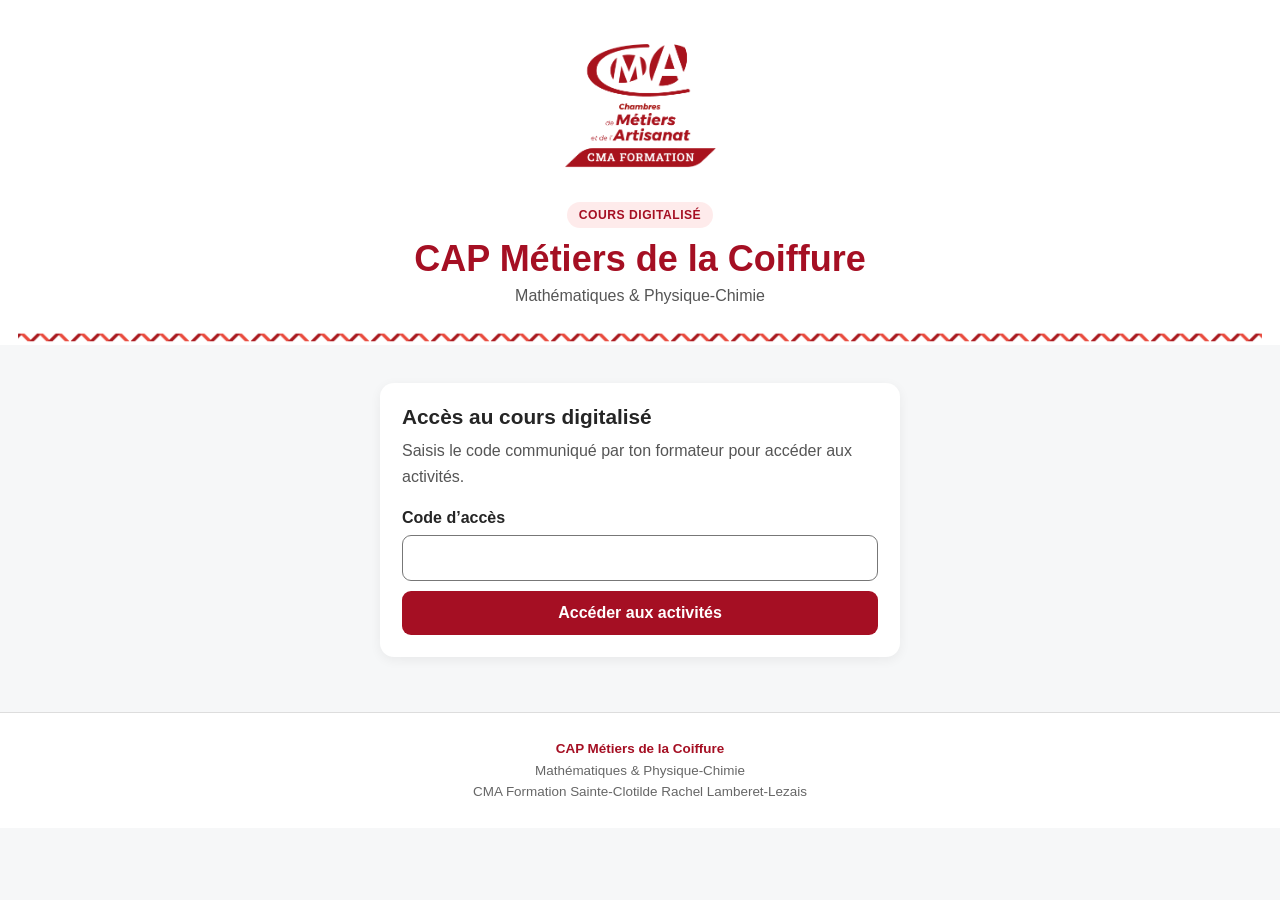
<file: index.html>
<!DOCTYPE html>
<html lang="fr">
<head>
  <meta charset="UTF-8">
  <meta name="viewport" content="width=device-width, initial-scale=1.0">

  <title>CAP Métiers de la Coiffure | Maths-Sciences</title>

  <style>
    /* =========================================
       CHARTE GRAPHIQUE
       Bordeaux : #A50F23
       Corail   : #EE3C3D
       ========================================= */

    :root {
      --bordeaux: #A50F23;
      --corail: #EE3C3D;
      --fond: #f6f7f8;
      --texte: #252525;
      --texte-secondaire: #555555;
      --blanc: #ffffff;
    }

    * {
      box-sizing: border-box;
    }

    body {
      margin: 0;
      font-family: Arial, Helvetica, sans-serif;
      background: var(--fond);
      color: var(--texte);
    }

    /* =========================================
       EN-TÊTE
       ========================================= */

    header {
      background: var(--blanc);
      text-align: center;
      padding: 22px 18px 0;
    }

    .logo {
      width: 150px;
      max-width: 42vw;
      height: auto;
      display: block;
      margin: 0 auto 16px;
    }

    .badge {
      display: inline-block;
      background: rgba(238, 60, 61, 0.10);
      color: var(--bordeaux);
      font-size: 0.76rem;
      font-weight: 700;
      letter-spacing: 0.04em;
      padding: 6px 12px;
      border-radius: 20px;
      margin-bottom: 10px;
    }

    header h1 {
      margin: 0;
      color: var(--bordeaux);
      font-size: 1.85rem;
      line-height: 1.15;
    }

    header .subtitle {
      margin: 8px 0 15px;
      color: var(--texte-secondaire);
      font-size: 1rem;
    }

    .ruban-frise {
  width: 100%;
  height: 18px;
  margin-top: 22px;
  background-image: url("./assets/ruban_vague.png");
  background-repeat: repeat-x;
  background-position: center;
  background-size: 60px auto;
}

    /* =========================================
       CONTENU PRINCIPAL
       ========================================= */

    main {
      max-width: 1050px;
      margin: 0 auto;
      padding: 28px 18px 55px;
    }

    /* INTRODUCTION */

    .welcome {
      background: var(--blanc);
      border-radius: 14px;
      padding: 22px;
      margin-bottom: 38px;
      box-shadow: 0 3px 12px rgba(0, 0, 0, 0.06);
    }

    .welcome h2 {
      margin: 0 0 9px;
      color: var(--texte);
      font-size: 1.3rem;
    }

    .welcome p {
      margin: 0;
      color: var(--texte-secondaire);
      line-height: 1.6;
    }

    /* =========================================
       DISCIPLINES
       ========================================= */

    .discipline {
      margin-top: 38px;
    }

    .discipline-title {
      display: flex;
      align-items: center;
      gap: 12px;
      margin-bottom: 18px;
    }

    .discipline-title img {
      width: 32px;
      height: 32px;
      object-fit: contain;
      flex-shrink: 0;
    }

    .discipline-title h2 {
      margin: 0;
      color: var(--bordeaux);
      font-size: 1.4rem;
    }

    /* =========================================
       CARTES DES APPLICATIONS
       ========================================= */

    .apps {
      display: grid;
      grid-template-columns: 1fr;
      gap: 18px;
    }

    .card {
      background: var(--blanc);
      border-radius: 14px;
      padding: 22px;
      border-top: 4px solid var(--corail);
      box-shadow: 0 3px 12px rgba(0, 0, 0, 0.07);

      display: flex;
      flex-direction: column;

      transition:
        transform 0.18s ease,
        box-shadow 0.18s ease;
    }

    .card:hover {
      transform: translateY(-2px);
      box-shadow: 0 6px 18px rgba(0, 0, 0, 0.10);
    }

    .session {
      display: inline-block;
      align-self: flex-start;

      background: rgba(238, 60, 61, 0.10);
      color: var(--bordeaux);

      font-size: 0.76rem;
      font-weight: 700;

      padding: 5px 10px;
      border-radius: 20px;
      margin-bottom: 12px;
    }

    .card h3 {
      margin: 0 0 10px;
      font-size: 1.18rem;
      line-height: 1.35;
    }

    .card p {
      margin: 0 0 20px;
      color: var(--texte-secondaire);
      line-height: 1.55;
      flex-grow: 1;
    }

    /* =========================================
       BOUTONS
       ========================================= */

    .button {
      display: block;
      width: 100%;

      background: var(--bordeaux);
      color: var(--blanc);

      text-decoration: none;
      text-align: center;
      font-weight: 700;

      padding: 13px 16px;
      border-radius: 9px;

      transition:
        background 0.18s ease,
        transform 0.18s ease;
    }

    .button:hover {
      background: var(--corail);
    }

    .button:active {
      transform: scale(0.98);
    }

    /* =========================================
       PIED DE PAGE
       ========================================= */

    footer {
      background: var(--blanc);
      border-top: 1px solid #dddddd;
      text-align: center;
      padding: 25px 15px;
      color: #666666;
      font-size: 0.84rem;
      line-height: 1.6;
    }

    footer strong {
      color: var(--bordeaux);
    }

    /* =========================================
       TABLETTE / ORDINATEUR
       ========================================= */

    @media (min-width: 700px) {

      header {
        padding-top: 26px;
      }

      .logo {
        width: 175px;
      }

      header h1 {
        font-size: 2.25rem;
      }

      .ruban {
        width: 245px;
      }

      main {
        padding-top: 38px;
      }

      .apps {
        grid-template-columns: repeat(2, 1fr);
      }
    }

    /* =========================================
       ACCESSIBILITÉ
       ========================================= */

    .button:focus-visible {
      outline: 3px solid var(--corail);
      outline-offset: 3px;
    }

    [hidden] { display: none !important; }
    .access-panel { max-width: 520px; margin: 0 auto; }
    #access-form { margin-top: 20px; }
    #access-form label { display: block; font-weight: 700; margin-bottom: 8px; }
    #access-code { width: 100%; min-width: 0; padding: 13px; border: 1px solid #777; border-radius: 9px; font: inherit; }
    #access-code:focus-visible { outline: 3px solid var(--corail); outline-offset: 3px; }
    #access-error { color: var(--bordeaux); margin: 10px 0; }
    button.button { border: 0; font: inherit; font-weight: 700; cursor: pointer; }
  </style>
  <script src="./applications.js" defer></script>
  <link rel="stylesheet" href="./assets/acces.css">
  <script src="./assets/acces.js" defer></script>
  <script src="./portail.js" defer></script>
  <link rel="stylesheet" href="./assets/matieres.css">
</head>


<body>

  <!-- =======================================
       EN-TÊTE
       ======================================= -->

  <header>

    <img
      class="logo"
      src="./assets/logo.png"
      alt="CMA Formation - Chambres de Métiers et de l'Artisanat"
    >

    <div class="badge">
      COURS DIGITALISÉ
    </div>

    <h1>
      CAP Métiers de la Coiffure
    </h1>

    <p class="subtitle">
      Mathématiques &amp; Physique-Chimie
    </p>

    <div
  class="ruban-frise"
  aria-hidden="true"
></div>
    
  </header>


  <!-- =======================================
       CONTENU
       ======================================= -->

  <main>

    <section id="acces" class="welcome access-panel" aria-labelledby="access-title">
      <h2 id="access-title">Accès au cours digitalisé</h2>
      <p id="access-help">Saisis le code communiqué par ton formateur pour accéder aux activités.</p>
      <form id="access-form">
        <label for="access-code">Code d’accès</label>
        <input id="access-code" type="password" required autocomplete="off" autocapitalize="none" spellcheck="false" aria-describedby="access-help access-error">
        <p id="access-error" role="alert"></p>
        <button class="button" type="submit">Accéder aux activités</button>
      </form>
    </section>
    <noscript><p>Active JavaScript dans ton navigateur pour saisir le code et afficher les activités.</p></noscript>
    <div id="portail" hidden>
    <section id="matieres" aria-labelledby="welcome-title">
      <div class="welcome">
        <h2 id="welcome-title" tabindex="-1">Bienvenue dans ton espace de cours</h2>
        <p>Choisis une matière pour retrouver les activités et outils numériques utilisés au fil de ta formation.</p>
      </div>
      <div class="cma-subjects">
        <button class="cma-subject" type="button" data-discipline="Mathématiques"><img src="./assets/fleche_rouge.png" alt=""><strong>Mathématiques</strong><span>Calculer, comparer et raisonner dans les situations du salon.</span><span class="cma-subject-action">Accéder aux activités →</span></button>
        <button class="cma-subject" type="button" data-discipline="Physique-Chimie"><img src="./assets/fleche_rouge.png" alt=""><strong>Physique-Chimie</strong><span>Comprendre les produits et les gestes professionnels.</span><span class="cma-subject-action">Accéder aux activités →</span></button>
      </div>
    </section>
    <section id="discipline-panel" hidden aria-label="Activités de la matière choisie">
      <button id="retour-matieres" class="cma-return" type="button">← Retour aux matières</button>
      <div id="catalogue"></div>
    </section>
    </div>

  </main>


  <!-- =======================================
       PIED DE PAGE
       ======================================= -->

  <footer>

    <strong>
      CAP Métiers de la Coiffure
    </strong>

    <br>

    Mathématiques &amp; Physique-Chimie

    <br>

    CMA Formation Sainte-Clotilde Rachel Lamberet-Lezais

  </footer>

</body>
</html>
</file>
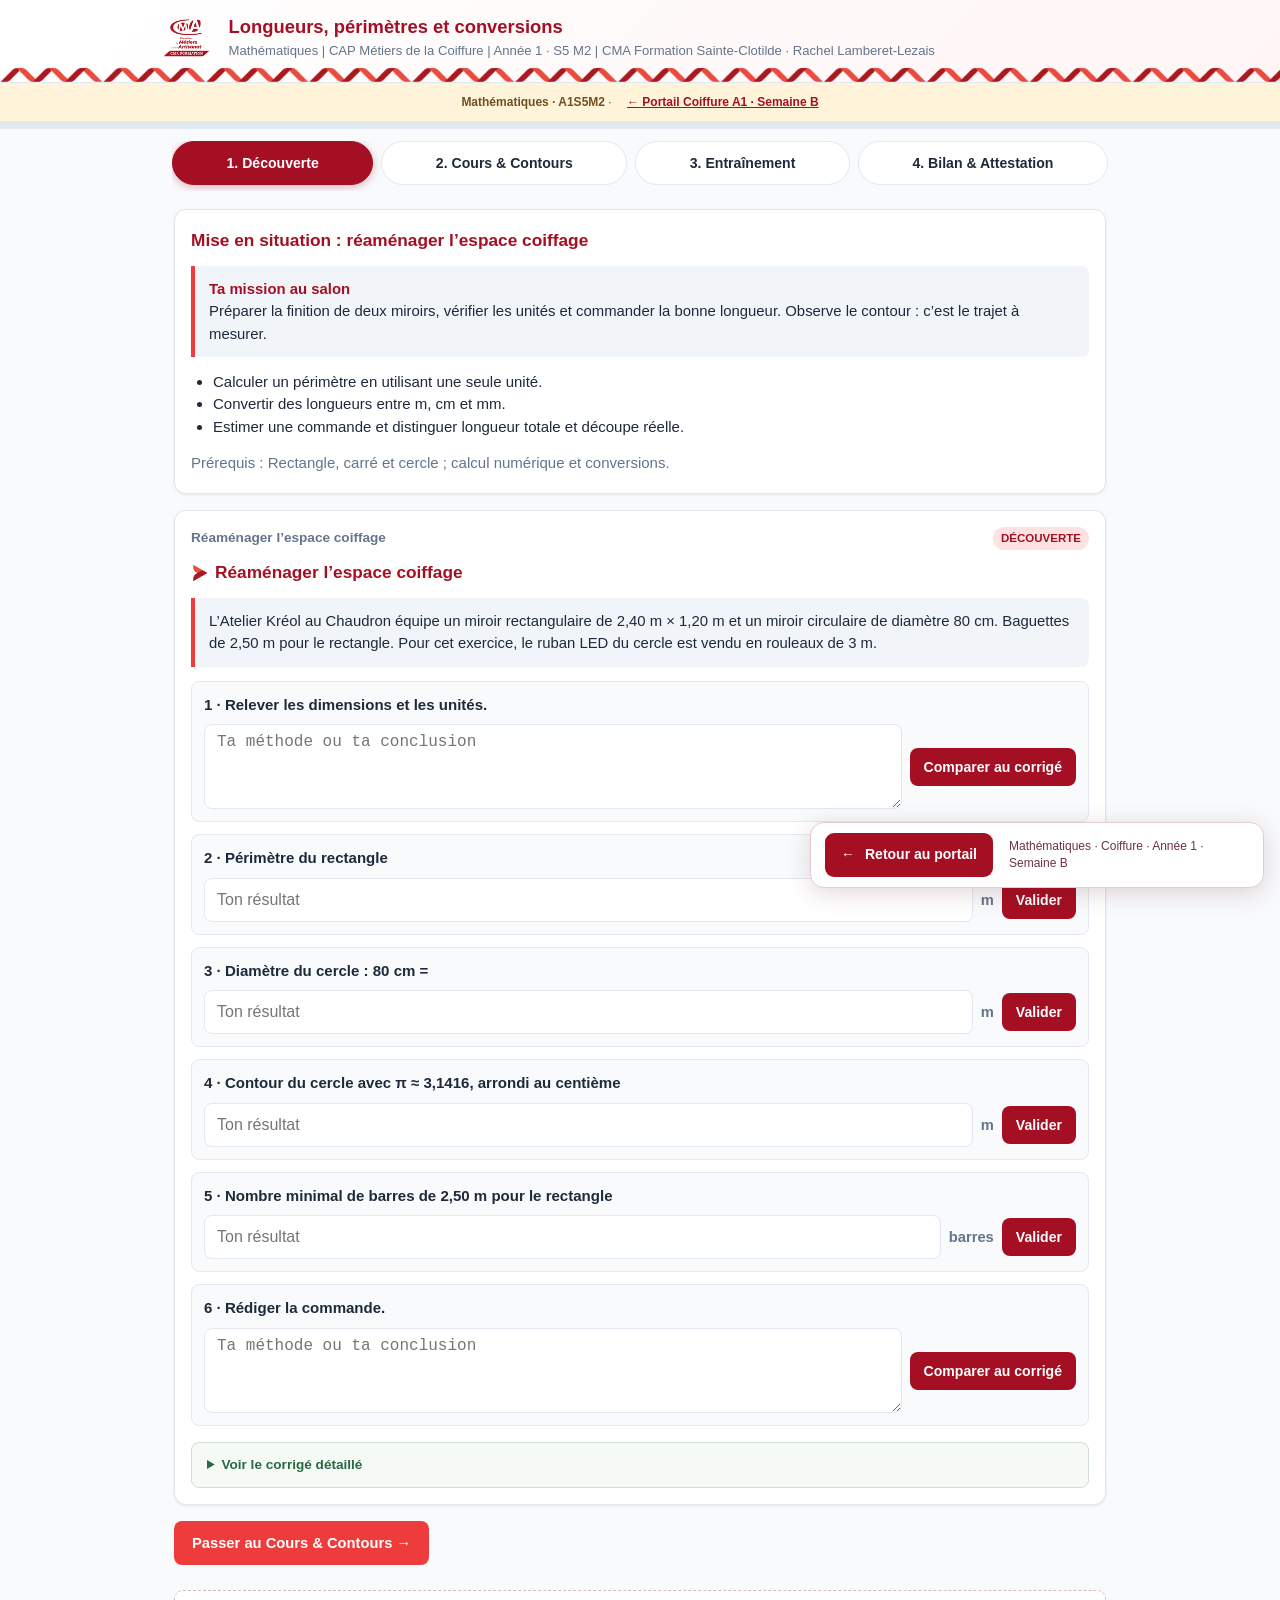
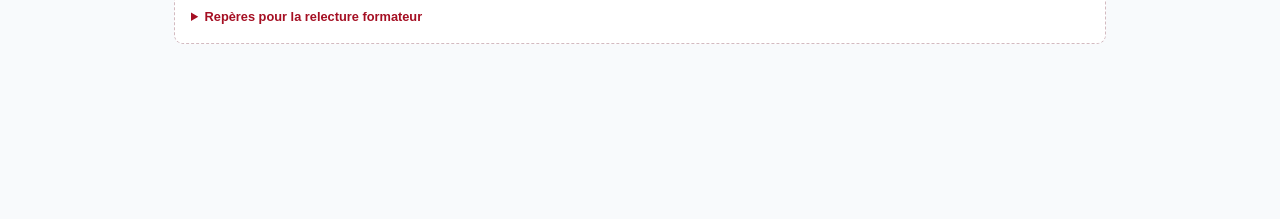
<file: applications/A1S5M2/index.html>
<!doctype html><html lang="fr"><head><meta charset="utf-8"><meta name="viewport" content="width=device-width,initial-scale=1"><meta name="theme-color" content="#A50F23"><title>S5 M2 · Longueurs et périmètres | CAP Coiffure</title><link rel="stylesheet" href="lesson.css?v=4"><link rel="stylesheet" href="../../assets/retour-portail.css?v=1"><script src="../../assets/retour-portail.js?v=1" data-portal="../../index.html" data-section="mathematiques" data-label="Coiffure · Année 1 · Semaine B" defer></script></head><body>
<a class="skip-link" href="#contenu">Aller à l’activité</a><header class="app-header"><div class="header-content"><img src="logo.png" alt="Logo CMA Formation" class="app-logo"><div class="header-titles"><h1>Longueurs, périmètres et conversions</h1><p>Mathématiques | CAP Métiers de la Coiffure | Année 1 · S5 M2 | CMA Formation Sainte-Clotilde · Rachel Lamberet-Lezais</p></div></div><div class="cma-wave-border" aria-hidden="true"></div></header>
<div class="trainer-preview no-print"><strong>Mathématiques · A1S5M2</strong> · <a href="../../index.html#mathematiques">← Portail Coiffure A1 · Semaine B</a></div><div class="progress-track" role="progressbar" aria-label="Progression de l’entraînement" aria-valuemin="0" aria-valuemax="100" aria-valuenow="0" id="global-progress"><div class="progress-bar-fill" id="globalProgressBar"></div></div>
<div class="nav-container"><nav class="nav-tabs" role="tablist" aria-label="Étapes de la séance"><button class="nav-btn active" id="tab-step-1" role="tab" aria-controls="step-1" aria-selected="true" data-step="1">1. Découverte</button><button class="nav-btn" id="tab-step-2" role="tab" aria-controls="step-2" aria-selected="false" tabindex="-1" data-step="2">2. Cours & Contours</button><button class="nav-btn" id="tab-step-3" role="tab" aria-controls="step-3" aria-selected="false" tabindex="-1" data-step="3">3. Entraînement</button><button class="nav-btn" id="tab-step-4" role="tab" aria-controls="step-4" aria-selected="false" tabindex="-1" data-step="4">4. Bilan & Attestation</button></nav></div>
<main class="main-container" id="contenu"><section id="step-1" class="step-section active" role="tabpanel" aria-labelledby="tab-step-1"><div class="card"><h2 class="card-title">Mise en situation : réaménager l’espace coiffage</h2><div class="info-callout"><strong>Ta mission au salon</strong><p>Préparer la finition de deux miroirs, vérifier les unités et commander la bonne longueur. Observe le contour : c’est le trajet à mesurer.</p></div><ul id="objectives" class="objectives-list"></ul><p class="muted">Prérequis : <span id="prerequisites"></span></p></div><div id="discovery-content"></div><button class="btn btn-corail" data-next="2">Passer au Cours & Contours →</button></section>
<section id="step-2" class="step-section" role="tabpanel" aria-labelledby="tab-step-2" hidden><div class="card"><h2 class="card-title">Synthèse de cours : mesurer un contour</h2><div id="course-content"></div></div><div class="card simulator-card"><h2 class="card-title"><img class="icon-bullet" src="fleche_rouge.png" alt="">Atelier interactif : le tour du miroir</h2><p>Fais évoluer le miroir, puis suis son contour. Chaque portion se compte une seule fois. Les lignes intérieures sont des aides de construction.</p><div class="sim-stage-flow" aria-label="Étapes du simulateur"><button class="sim-stage active-step" data-sim-stage="1">1. Observer & modifier</button><button class="sim-stage" data-sim-stage="2">2. Parcourir le contour</button><button class="sim-stage" id="reveal-stage" data-sim-stage="3" disabled>3. Additionner & convertir</button></div>
<div class="mirror-workshop"><div class="mirror-tools"><label for="mirror-shape">Forme du miroir</label><select class="cma-input" id="mirror-shape"><option value="rectangle">Rectangle</option><option value="carre">Carré</option><option value="cercle">Cercle</option><option value="triangle">Triangle</option><option value="arche">Rectangle + demi-cercle</option><option value="stade">Rectangle + deux demi-cercles</option></select><label for="mirror-unit">Unité des dimensions</label><select class="cma-input" id="mirror-unit"><option value="m">m</option><option value="cm">cm</option><option value="mm">mm</option></select><div id="mirror-dimensions"></div><button class="btn btn-sm btn-corail" id="mirror-reset">Revenir au miroir du salon</button><p class="muted small">Le dessin conserve les proportions et ajuste le zoom pour rester lisible. Dimensions de 0,05 à 10 m. π ≈ 3,1416.</p></div><div class="mirror-visual"><div class="mirror-surface" id="mirror-drawing"></div><div class="mirror-legend"><span>— Contour à parcourir</span><span class="visited-legend">— Portion comptée</span><span class="interior-legend">┄ Ligne intérieure</span></div><button type="button" class="btn btn-sm interior-test" id="inspect-interior" hidden>Et la ligne intérieure : faut-il la compter ?</button><p id="mirror-instruction" role="status" class="mirror-instruction"></p><div id="walk-live" hidden><strong id="walk-counter" class="walk-counter">0 portion comptée</strong><div class="walk-actions"><button class="btn btn-primary" id="trace-next">Suivre la portion suivante →</button><button class="btn btn-sm" id="trace-reset">Effacer le tracé</button></div><div class="formula-tray" id="contour-sum" role="status"></div></div></div></div>
<div id="contour-walk" hidden><div class="walk-header"><h3>Compte uniquement le tour extérieur</h3></div><p>Appuie sur le dessin ou sur une portion ci-dessous. Tu peux aussi suivre le parcours dans l’ordre.</p><div id="segment-buttons" class="segment-buttons"></div><p class="small muted">Un second appui sur une portion déjà comptée la retire du parcours. Une même longueur n’est jamais ajoutée deux fois.</p><div class="prediction"><label for="perimeter-guess">Avant de comparer : ton périmètre en m, arrondi au centième (facultatif)</label><input class="cma-input" id="perimeter-guess" inputmode="decimal" type="text" placeholder="Ton estimation"><button class="btn btn-corail" id="reveal-result" disabled>Comparer et voir la méthode →</button></div></div>
<div id="mirror-result" hidden><div class="info-callout"><h3>Du trajet à la formule</h3><p id="result-formula" class="result-formula"></p><p id="result-value"></p><p id="guess-feedback" role="status"></p></div><h3>La même longueur, trois écritures</h3><div class="conversion-cards" id="result-conversions"></div><div class="purchase-panel"><h3>Préparer la commande du salon</h3><label for="stock-length">Longueur d’un rouleau ou d’une barre (en m)</label><input type="text" inputmode="decimal" id="stock-length" class="cma-input" value="2,5"><p id="purchase-result" role="status"></p><p class="info-callout small">Estimation du linéaire avant arrondi : raccords autorisés et pertes négligées. Elle ne garantit pas un plan de découpe de pièces rigides. Pour un contour courbe, choisir une finition souple ou cintrable. Vérifier la largeur de coupe et les chutes avant une commande réelle.</p></div></div></div><button class="btn btn-corail" data-next="3">Accéder aux entraînements gamifiés →</button></section>
<section id="step-3" class="step-section" role="tabpanel" aria-labelledby="tab-step-3" hidden><div class="score-banner"><div class="score-card cap-highlight"><div class="score-card-title">Socle CAP · Niveau 1</div><div class="score-card-val" id="capProgressTxt">0%</div></div><div class="score-card"><div class="score-card-title">Bonus dépassement</div><div class="score-card-val" id="bonusScoreTxt">+0 pts</div></div></div><p class="info-callout small">Réussis toutes les questions d’un exercice pour ouvrir le suivant. Le socle à 100 % ouvre le niveau 2 ; le niveau 2 terminé ouvre le niveau 3. Les réponses rédigées demandent une auto-vérification avec le corrigé, puis une relecture par le formateur. Les essais sont illimités. Les bonus récompensent les réponses fermées vérifiées, une seule fois.</p><div id="level-selectors"></div><div id="training-content"></div><button class="btn btn-corail" data-next="4">Voir mon bilan →</button></section>
<section id="step-4" class="step-section" role="tabpanel" aria-labelledby="tab-step-4" hidden><div class="card no-print"><h2 class="card-title">Évaluation de la séance · /8 points</h2><p class="info-callout small">Le contrôle automatique concerne les nombres et les choix. La conclusion écrite vaut 0,5 point et reste à apprécier avec le formateur. Le bilan complet porte aussi sur la méthode.</p><div id="evaluation-content"></div><p id="evaluation-score" class="info-callout" role="status"></p></div><div class="card no-print"><h2 class="card-title">Bilan & attestation pédagogique</h2><div class="badge-shelf" id="badge-shelf"></div><label for="learner-name">Prénom ou nom, facultatif pour l’impression</label><div class="input-row"><input id="learner-name" class="cma-input" type="text" autocomplete="off"><button class="btn btn-corail" id="print-bilan" disabled>Imprimer / Exporter en PDF</button></div><p class="muted small">La progression reste dans cette page tant qu’elle est ouverte. Aucun nom ni résultat n’est transmis ou enregistré durablement.</p></div><div class="attestation-sheet" id="attestationPrintArea"><div class="att-header"><img src="logo.png" alt="CMA Formation" class="att-logo"><div><h2 class="att-title">Bilan pédagogique d’entraînement</h2><p class="att-sub">CAP Métiers de la Coiffure · Année 1 · S5 M2</p></div></div><p class="att-learner" id="att-learner">APPRENANT(E) EN FORMATION</p><p id="att-status">Socle en cours.</p><div class="att-grid"><p><strong>Socle de la séance :</strong> <span id="att-cap">0%</span><br><strong>Bonus :</strong> <span id="att-bonus">0 pt</span></p><p><strong>Évaluation automatique :</strong> <span id="att-score">0 / 7,5</span><br>Rédaction à apprécier : 0,5 point.<br><span id="att-date"></span></p></div><p>Objectifs travaillés : convertir des longueurs, identifier le contour extérieur, calculer un périmètre et estimer un linéaire de commande.</p><div class="att-footer"><p>Repère d’entraînement sans valeur de diplôme.<br>Les écrits auto-vérifiés sont à relire avec la formatrice.</p><div>Rachel Lamberet-Lezais<br>CMA Formation Sainte-Clotilde</div></div></div></section><details class="teacher-notes no-print"><summary>Repères pour la relecture formateur</summary><ul id="teacher-notes"></ul></details></main><script src="data.js?v=4"></script><script src="geometry.js?v=4"></script><script src="lesson.js?v=4"></script></body></html>
</file>
<file: assets/acces.css>
.cma-access-bar{display:flex;align-items:center;justify-content:space-between;gap:16px;flex-wrap:wrap;margin:0 0 24px;padding:16px 20px;background:#fff;border:1px solid #e7d4d8;border-radius:12px;font:16px/1.5 Arial,sans-serif;color:#64101d}.cma-access-bar p{margin:0;font-weight:700}.cma-switch-access{cursor:pointer;background:#A50F23;color:#fff;border:0;border-radius:8px;min-height:44px;padding:10px 16px;font:700 15px Arial,sans-serif}.cma-switch-access:hover{background:#800b1b}.cma-switch-access:focus-visible{outline:3px solid #235e9c;outline-offset:3px}.cma-trainer-notice{background:#fff2dc;border-left:4px solid #a86a0e;padding:16px;color:#56370f;font:16px/1.6 Arial,sans-serif;margin-bottom:24px}.cma-publication-status{font:700 13px/1.5 Arial,sans-serif!important;padding:8px 10px;margin:0 0 12px!important;border-radius:7px;width:fit-content}.cma-is-visible{background:#e7f4e9;color:#215532}.cma-is-upcoming{background:#fff0d7;color:#76480b}.cma-trainer-notice[hidden]{display:none!important}@media(max-width:540px){.cma-access-bar{padding:14px;gap:12px}.cma-switch-access{width:100%}.cma-publication-status{max-width:100%;overflow-wrap:anywhere}}
</file>
<file: assets/matieres.css>
.cma-subjects{display:grid;grid-template-columns:repeat(2,minmax(0,1fr));gap:22px;margin:0 0 30px}.cma-subject{display:flex;flex-direction:column;align-items:flex-start;gap:18px;padding:28px;background:#fff;border:1px solid #ecdde0;border-bottom:5px solid #A50F23;border-radius:15px;box-shadow:0 4px 18px #50202a0b;color:#252525;text-align:left;font:inherit;cursor:pointer;min-height:200px}.cma-subject:nth-child(2){border-bottom-color:#EE3C3D}.cma-subject>img{width:38px;height:38px;object-fit:contain}.cma-subject strong{font:700 23px/1.2 Arial,sans-serif;color:#A50F23}.cma-subject span{font:16px/1.55 Arial,sans-serif;color:#555}.cma-subject .cma-subject-action{font-weight:bold;color:#A50F23;margin-top:auto}.cma-subject:hover{background:#fff9f9;border-color:#A50F23}.cma-subject:focus-visible,.cma-return:focus-visible{outline:3px solid #235e9c;outline-offset:4px}.cma-return{font:700 15px Arial,sans-serif;cursor:pointer;border:1px solid #d6bfc4;color:#841026;background:white;border-radius:8px;min-height:46px;padding:12px 18px;margin-bottom:8px}.cma-no-activities{padding:24px;background:white;border:1px solid #e8dcdf;border-radius:12px;line-height:1.6}#matieres[hidden],#discipline-panel[hidden]{display:none!important}@media(max-width:650px){.cma-subjects{grid-template-columns:1fr;gap:15px}.cma-subject{min-height:180px;padding:22px}.cma-subject strong{font-size:21px}}
</file>
<file: applications/A1S5M2/lesson.css>
/* Charte graphique officielle CMA Formation */
    :root {
      --cma-bordeaux: #A50F23;
      --cma-bordeaux-dark: #7F0B1A;
      --cma-corail: #EE3C3D;
      --cma-corail-light: #FEE2E2;
      --cma-bg: #F8FAFC;
      --cma-card-bg: #FFFFFF;
      --cma-text: #1E293B;
      --cma-text-muted: #64748B;
      --cma-border: #E2E8F0;
      --cma-success: #16A34A;
      --cma-success-bg: #DCFCE7;
      --cma-warning: #D97706;
      --cma-warning-bg: #FEF3C7;
      --radius: 12px;
      --shadow-sm: 0 1px 3px rgba(0, 0, 0, 0.08);
      --shadow-md: 0 4px 14px rgba(165, 15, 35, 0.08);
    }

    * {
      box-sizing: border-box;
      margin: 0;
      padding: 0;
      -webkit-tap-highlight-color: transparent;
    }

    body {
      font-family: Arial, sans-serif;
      background-color: var(--cma-bg);
      color: var(--cma-text);
      line-height: 1.5;
      font-size: 15px;
      overflow-x: hidden;
      display: flex;
      flex-direction: column;
      min-height: 100vh;
    }

    /* Puces officielles CMA Formation */
    .icon-bullet {
      height: 18px;
      width: 18px;
      object-fit: contain;
      display: inline-block;
      vertical-align: middle;
      flex-shrink: 0;
      margin-right: 6px;
    }

    /* Header principal conforme aux directives CMA */
    .app-header {
      position: relative;
      overflow: hidden;
      padding-bottom: 20px;
      padding-top: 14px;
      padding-left: 16px;
      padding-right: 16px;
      background: linear-gradient(135deg, #FFFFFF 0%, #FFF5F5 100%);
      border-bottom: 1px solid var(--cma-border);
    }

    .header-content {
      max-width: 960px;
      margin: 0 auto;
      display: flex;
      align-items: center;
      justify-content: space-between;
      gap: 16px;
    }

    .app-logo {
      height: 48px;
      width: auto;
      object-fit: contain;
      flex-shrink: 0;
    }

    .header-titles {
      flex: 1;
    }

    .header-titles h1 {
      font-size: 1.15rem;
      font-weight: 700;
      color: var(--cma-bordeaux);
      line-height: 1.25;
    }

    .header-titles p {
      font-size: 0.82rem;
      color: var(--cma-text-muted);
      margin-top: 3px;
    }

    /* Ruban officiel répété au bord inférieur du header */
    .cma-wave-border {
      position: absolute;
      left: 0;
      right: 0;
      bottom: 0;
      width: auto;
      height: 14px;
      margin: 0;
      border: 0;
      background-image: url("ruban_vague.png");
      background-repeat: repeat-x;
      background-size: 102.941176px 102.941176px;
      background-position: left -46.941176px;
    }

    /* Barre de progression compacte de 8px */
    .progress-track {
      width: 100%;
      height: 8px;
      background-color: #E2E8F0;
      position: sticky;
      top: 0;
      z-index: 40;
    }

    .progress-bar-fill {
      height: 100%;
      width: 0%;
      background: linear-gradient(90deg, var(--cma-corail) 0%, var(--cma-bordeaux) 100%);
      transition: width 0.4s ease;
    }

    /* Onglets de navigation tactiles Mobile-First */
    .nav-container {
      max-width: 960px;
      margin: 12px auto 6px auto;
      padding: 0 12px;
      width: 100%;
    }

    .nav-tabs {
      display: flex;
      gap: 8px;
      overflow-x: auto;
      padding-bottom: 6px;
      scrollbar-width: none;
      -ms-overflow-style: none;
    }

    .nav-tabs::-webkit-scrollbar {
      display: none;
    }

    .nav-btn {
      flex: 1 0 auto;
      min-height: 44px;
      padding: 8px 16px;
      border-radius: 999px;
      border: 1.5px solid var(--cma-border);
      background: #FFFFFF;
      color: var(--cma-text);
      font-size: 0.88rem;
      font-weight: 700;
      cursor: pointer;
      display: inline-flex;
      align-items: center;
      justify-content: center;
      gap: 6px;
      white-space: nowrap;
      transition: all 0.2s ease;
    }

    .nav-btn:hover {
      border-color: var(--cma-corail);
      color: var(--cma-bordeaux);
    }

    .nav-btn.active {
      background: var(--cma-bordeaux);
      color: #FFFFFF;
      border-color: var(--cma-bordeaux);
      box-shadow: 0 2px 8px rgba(165, 15, 35, 0.3);
    }

    /* Conteneur principal */
    .main-container {
      max-width: 960px;
      width: 100%;
      margin: 0 auto;
      padding: 12px 14px 40px 14px;
      flex: 1;
    }

    .step-section {
      display: none;
      animation: fadeIn 0.3s ease-in-out;
    }

    .step-section.active {
      display: block;
    }

    @keyframes fadeIn {
      from { opacity: 0; transform: translateY(6px); }
      to { opacity: 1; transform: translateY(0); }
    }

    /* Cartes & Éléments de présentation */
    .card {
      background: var(--cma-card-bg);
      border-radius: var(--radius);
      border: 1px solid var(--cma-border);
      padding: 18px 16px;
      margin-bottom: 16px;
      box-shadow: var(--shadow-sm);
    }

    .card-title {
      font-size: 1.08rem;
      font-weight: 700;
      color: var(--cma-bordeaux);
      margin-bottom: 12px;
      display: flex;
      align-items: center;
    }

    .info-callout {
      background: #F1F5F9;
      border-left: 4px solid var(--cma-corail);
      padding: 12px 14px;
      border-radius: 0 8px 8px 0;
      margin-bottom: 14px;
      font-size: 0.93rem;
    }

    .info-callout strong {
      color: var(--cma-bordeaux);
    }

    /* Champs de saisie Mobile-First conformes */
    .input-row {
      display: flex;
      gap: 8px;
      align-items: center;
      flex-wrap: wrap;
      margin-top: 6px;
    }

    .cma-input {
      font-size: 16px;
      height: 44px;
      padding: 8px 12px;
      border: 1.5px solid var(--cma-border);
      border-radius: 8px;
      color: var(--cma-text);
      background: #FFFFFF;
      min-width: 140px;
      flex: 1;
      transition: border-color 0.2s, box-shadow 0.2s;
    }

    .cma-input:focus {
      outline: none;
      border-color: var(--cma-corail);
      box-shadow: 0 0 0 3px rgba(238, 60, 61, 0.15);
    }

    .input-unit {
      font-weight: 600;
      color: var(--cma-text-muted);
      font-size: 0.92rem;
      white-space: nowrap;
    }

    .btn {
      min-height: 44px;
      min-width: 44px;
      padding: 10px 18px;
      border-radius: 8px;
      border: none;
      font-size: 0.92rem;
      font-weight: 700;
      cursor: pointer;
      display: inline-flex;
      align-items: center;
      justify-content: center;
      gap: 6px;
      transition: all 0.2s ease;
      text-decoration: none;
    }

    .btn-primary {
      background: var(--cma-bordeaux);
      color: #FFFFFF;
    }

    .btn-primary:hover {
      background: var(--cma-bordeaux-dark);
    }

    .btn-corail {
      background: var(--cma-corail);
      color: #FFFFFF;
    }

    .btn-corail:hover {
      background: #D92B2C;
    }

    .btn-sm {
      min-height: 38px;
      padding: 6px 14px;
      font-size: 0.88rem;
    }

    /* Retours pédagogiques bienveillants */
    .feedback-box {
      margin-top: 10px;
      padding: 12px 14px;
      border-radius: 8px;
      font-size: 0.9rem;
      display: none;
      animation: fadeIn 0.25s ease;
    }

    .feedback-box.correct {
      display: block;
      background: var(--cma-success-bg);
      border: 1px solid var(--cma-success);
      color: #065F46;
    }

    .feedback-box.incorrect {
      display: block;
      background: #FEE2E2;
      border: 1px solid #EF4444;
      color: #991B1B;
    }

    .feedback-box.hint {
      display: block;
      background: var(--cma-warning-bg);
      border: 1px solid var(--cma-warning);
      color: #92400E;
    }

    /* Accordéons pour le cours */
    .accordion-item {
      border: 1px solid var(--cma-border);
      border-radius: 8px;
      margin-bottom: 10px;
      overflow: hidden;
      background: #FFFFFF;
    }

    .accordion-header {
      padding: 14px 16px;
      min-height: 48px;
      background: #FFFFFF;
      font-weight: 700;
      color: var(--cma-bordeaux);
      cursor: pointer;
      display: flex;
      justify-content: space-between;
      align-items: center;
      user-select: none;
    }

    .accordion-header::after {
      content: '+';
      font-size: 1.25rem;
      font-weight: bold;
      color: var(--cma-corail);
    }

    .accordion-item.open .accordion-header::after {
      content: '−';
    }

    .accordion-body {
      padding: 14px 16px;
      border-top: 1px solid var(--cma-border);
      background: #FDFDFE;
      display: none;
      font-size: 0.93rem;
    }

    .accordion-item.open .accordion-body {
      display: block;
    }

    /* Tableaux adaptatifs */
    .table-scroll {
      width: 100%;
      overflow-x: auto;
      margin: 12px 0;
      border-radius: 8px;
      border: 1px solid var(--cma-border);
    }

    .cma-table {
      width: 100%;
      border-collapse: collapse;
      text-align: left;
      font-size: 0.9rem;
      min-width: 480px;
    }

    .cma-table th {
      background: #F8FAFC;
      color: var(--cma-bordeaux);
      font-weight: 700;
      padding: 10px;
      border-bottom: 2px solid var(--cma-border);
    }

    .cma-table td {
      padding: 10px;
      border-bottom: 1px solid var(--cma-border);
      background: #FFFFFF;
    }

    /* Simulateur Balance Algébrique Interactive */
    .balance-sim-wrapper {
      background: #FFFFFF;
      border-radius: 12px;
      border: 1px solid var(--cma-border);
      padding: 16px;
      margin-bottom: 16px;
    }

    .balance-canvas {
      width: 100%;
      height: 220px;
      background: #FFFDFD;
      border: 1px solid var(--cma-border);
      border-radius: 8px;
      display: block;
    }

    .controls-grid {
      display: grid;
      grid-template-columns: 1fr;
      gap: 12px;
      margin-top: 14px;
    }

    @media (min-width: 600px) {
      .controls-grid {
        grid-template-columns: 1fr 1fr 1fr;
      }
    }

    .control-card {
      background: #F8FAFC;
      border: 1px solid var(--cma-border);
      border-radius: 8px;
      padding: 10px;
    }

    .control-card label {
      display: block;
      font-size: 0.8rem;
      font-weight: 700;
      color: var(--cma-bordeaux);
      margin-bottom: 4px;
    }

    .sim-slider {
      width: 100%;
      height: 6px;
      accent-color: var(--cma-bordeaux);
      cursor: pointer;
    }

    .step-box-flow {
      display: flex;
      flex-direction: column;
      gap: 8px;
      margin-top: 14px;
    }

    @media (min-width: 640px) {
      .step-box-flow {
        flex-direction: row;
      }
    }

    .step-pill-card {
      flex: 1;
      border: 1.5px solid var(--cma-border);
      border-radius: 8px;
      padding: 10px;
      background: #FFFFFF;
      font-size: 0.86rem;
      text-align: center;
      transition: all 0.2s ease;
    }

    .step-pill-card.active-step {
      border-color: var(--cma-corail);
      background: var(--cma-corail-light);
      font-weight: bold;
    }

    /* Entraînement gamifié */
    .score-banner {
      display: grid;
      grid-template-columns: 1fr 1fr;
      gap: 10px;
      margin-bottom: 16px;
    }

    .score-card {
      background: #FFFFFF;
      border: 1px solid var(--cma-border);
      border-radius: 10px;
      padding: 10px;
      text-align: center;
    }

    .score-card.cap-highlight {
      border-color: #86EFAC;
      background: #F0FDF4;
    }

    .score-card-title {
      font-size: 0.74rem;
      font-weight: 700;
      text-transform: uppercase;
      color: var(--cma-text-muted);
    }

    .score-card-val {
      font-size: 1.25rem;
      font-weight: 800;
      color: var(--cma-bordeaux);
      margin-top: 2px;
    }

    .level-card {
      display: flex;
      align-items: center;
      justify-content: space-between;
      background: #FFFFFF;
      border: 1.5px solid var(--cma-border);
      border-radius: 10px;
      padding: 12px 16px;
      margin-bottom: 12px;
      cursor: pointer;
      user-select: none;
      transition: all 0.2s;
    }

    .level-card.active-lvl {
      border-color: var(--cma-bordeaux);
      box-shadow: 0 0 0 2px rgba(165, 15, 35, 0.1);
    }

    .level-card.locked {
      background: #F1F5F9;
      opacity: 0.75;
      cursor: not-allowed;
    }

    .level-pill {
      font-size: 0.8rem;
      font-weight: 700;
      padding: 4px 10px;
      border-radius: 999px;
    }

    .pill-l1 { background: #DCFCE7; color: #15803D; }
    .pill-l2 { background: #FEF3C7; color: #B45309; }
    .pill-l3 { background: #EDE9FE; color: #6D28D9; }

    .exercise-box {
      background: #FFFFFF;
      border: 1.5px solid var(--cma-border);
      border-radius: var(--radius);
      padding: 16px;
      margin-bottom: 16px;
      box-shadow: var(--shadow-sm);
    }

    .exercise-box.locked-exercise {
      display: none;
    }

    .exercise-meta {
      display: flex;
      justify-content: space-between;
      align-items: center;
      margin-bottom: 10px;
      font-size: 0.85rem;
      font-weight: 700;
      color: var(--cma-text-muted);
    }

    .badge-tag {
      font-size: 0.72rem;
      font-weight: 700;
      text-transform: uppercase;
      padding: 3px 8px;
      border-radius: 999px;
    }

    .tag-cap { background: var(--cma-corail-light); color: var(--cma-bordeaux); }
    .tag-bonus { background: #FEF3C7; color: #B45309; }
    .tag-expert { background: #EDE9FE; color: #6D28D9; }

    .q-item {
      padding: 12px;
      border-radius: 8px;
      background: #F8FAFC;
      border: 1px solid var(--cma-border);
      margin-bottom: 12px;
    }

    .q-item.completed {
      background: #F0FDF4;
      border-color: #BBF7D0;
    }

    .q-title {
      font-weight: 600;
      font-size: 0.94rem;
      margin-bottom: 8px;
      color: var(--cma-text);
    }

    /* Badges */
    .badge-shelf {
      display: flex;
      flex-wrap: wrap;
      gap: 10px;
      margin: 14px 0;
    }

    .cma-badge {
      display: inline-flex;
      align-items: center;
      gap: 8px;
      background: #FFFFFF;
      border: 1.5px solid var(--cma-border);
      border-radius: 10px;
      padding: 8px 12px;
      font-size: 0.85rem;
      font-weight: 700;
    }

    .cma-badge.unlocked {
      border-color: #F59E0B;
      background: #FFFBEB;
      color: #92400E;
    }

    .cma-badge.locked {
      opacity: 0.5;
      background: #F1F5F9;
      color: #94A3B8;
    }

    /* Attestation officielle */
    .attestation-sheet {
      background: #FFFFFF;
      border: 3px double var(--cma-bordeaux);
      border-radius: 14px;
      padding: 24px 20px;
      margin: 16px 0;
      box-shadow: var(--shadow-md);
      position: relative;
    }

    .att-header {
      display: flex;
      flex-direction: column;
      align-items: center;
      text-align: center;
      border-bottom: 2px solid var(--cma-corail);
      padding-bottom: 14px;
      margin-bottom: 16px;
      gap: 10px;
    }

    .att-logo {
      max-height: 48px;
      width: auto;
      object-fit: contain;
    }

    .att-title {
      font-size: 1.25rem;
      font-weight: 800;
      color: var(--cma-bordeaux);
      text-transform: uppercase;
      letter-spacing: 0.5px;
    }

    .att-sub {
      font-size: 0.88rem;
      color: var(--cma-text-muted);
      font-weight: 600;
    }

    .att-learner {
      font-size: 1.15rem;
      font-weight: 800;
      color: var(--cma-bordeaux);
      text-decoration: underline;
      text-underline-offset: 4px;
    }

    .att-grid {
      display: grid;
      grid-template-columns: 1fr;
      gap: 10px;
      margin: 16px 0;
      background: #F8FAFC;
      border-radius: 8px;
      padding: 12px;
      border: 1px solid var(--cma-border);
    }

    @media (min-width: 600px) {
      .att-grid {
        grid-template-columns: 1fr 1fr;
      }
    }

    .att-footer {
      display: flex;
      justify-content: space-between;
      align-items: flex-end;
      margin-top: 20px;
      padding-top: 14px;
      border-top: 1px dashed var(--cma-border);
      flex-wrap: wrap;
      gap: 12px;
    }

    .att-sig-block {
      text-align: right;
      font-size: 0.85rem;
    }

    .att-sig-name {
      font-weight: 700;
      color: var(--cma-bordeaux);
      margin-top: 4px;
    }

    /* Impression / Export PDF */
    @media print {
      body {
        background: #FFFFFF;
        color: #000000;
      }
      .app-header, .progress-track, .nav-container, .step-section:not(#step-4), .no-print, .btn, .input-row, input, select {
        display: none !important;
      }
      #step-4 {
        display: block !important;
      }
      .main-container {
        padding: 0;
        max-width: 100%;
      }
      .attestation-sheet {
        border: 2px solid #A50F23;
        box-shadow: none;
        page-break-inside: avoid;
        margin: 0;
        padding: 20px;
      }
    }

    .trainer-preview{padding:10px 16px;background:#fff3d9;text-align:center;font-size:12px;color:#715020}.trainer-preview a{color:#A50F23;font-weight:bold;margin-left:12px}
    .balance-canvas{height:240px}.sim-description{margin:10px 0 0;color:#7F0B1A;font-size:14px;font-weight:600;min-height:24px}.cma-input{max-width:100%;min-width:0;width:160px}.control-card{min-width:0}.input-row{min-width:0}.card,.exercise-box,.q-item,.header-titles{min-width:0;overflow-wrap:anywhere}.step-pill-card{overflow-wrap:anywhere}button:disabled{opacity:.5;cursor:not-allowed}button:focus-visible,[role=button]:focus-visible{outline:3px solid #2879af;outline-offset:3px}.attestation-sheet{overflow-wrap:anywhere}.att-title{overflow-wrap:anywhere}.step-box-flow>*{min-width:0}mjx-container[display=true]{overflow-x:auto;overflow-y:hidden;max-width:100%}
    @media(max-width:450px){.balance-sim-wrapper{padding:10px}.main-container{padding:12px}.card{padding:16px 12px}.attestation-sheet{padding:16px 12px}.input-row .btn{max-width:100%}.nav-btn{min-width:0;white-space:normal}.header-content{gap:10px}.app-logo{max-width:70px}.header-titles h1{font-size:1.1rem}.balance-canvas{height:240px}.att-grid{grid-template-columns:minmax(0,1fr)}.att-title{font-size:1.25rem}.att-sub{font-size:.8rem}}
    @media(prefers-reduced-motion:reduce){*{animation:none!important;transition:none!important;scroll-behavior:auto!important}}
  /* Même trame CMA que S5M1, avec atelier de contours manipulables. */
.skip-link{position:absolute;left:-9999px}.skip-link:focus{left:12px;top:12px;z-index:2000;background:white;padding:12px}.objectives-list{padding-left:22px;margin:14px 0}.muted{color:#64748b}.small{font-size:.8rem}.trainer-preview{font-size:12px}.step-section[hidden]{display:none!important}.accordion-header{width:100%;text-align:left;font:700 .92rem Arial;background:#f8fafc;border:0;cursor:pointer;color:#A50F23}.accordion-body{line-height:1.65;white-space:pre-line}.q-title label{font-weight:600}.q-item textarea{min-height:85px;resize:vertical;height:auto}.q-item .cma-input{flex:1 1 170px}.q-item select{height:auto;min-height:44px}.manual-review{display:flex;align-items:flex-start;gap:10px;font-size:.82rem;padding:12px;background:#edf4fa;border-radius:8px;margin-top:10px}.manual-review input{width:21px;height:21px;flex-shrink:0;margin-top:2px;accent-color:#A50F23}.manual-reviewed{border-left:4px solid #4680a6}.feedback-box{white-space:pre-line}.training-message{margin:12px 0;padding:12px;background:#eaf6ee;border-radius:9px;color:#176144;font-size:.85rem}.teacher-notes{font-size:.8rem;margin:25px 0;background:white;border:1px dashed #d3bac0;padding:16px;border-radius:9px}.teacher-notes li{margin:10px 0}.level-card{width:100%;font:inherit;text-align:left;gap:12px;color:#1e293b}.level-description{display:block;font-weight:700;font-size:.9rem;margin-top:7px}.level-status{font-size:.78rem;min-width:80px;text-align:right}.level-card small{display:block;color:#64748b;margin-top:4px}.cma-badge{font-size:.78rem}.sim-stage-flow{display:grid;grid-template-columns:repeat(3,minmax(0,1fr));gap:8px;margin:18px 0}.sim-stage{border:1px solid #e2e8f0;border-radius:10px;padding:12px 10px;min-height:50px;font:700 .8rem Arial;background:#fff;color:#5c5d70}.sim-stage.active-step{background:#fee2e2;color:#a50f23;border-color:#a50f23}.mirror-workshop{display:grid;grid-template-columns:minmax(210px,.75fr) minmax(0,1.5fr);gap:20px;background:#fff;border:1px solid #e2e8f0;border-radius:12px;padding:16px}.mirror-tools label{display:block;font-weight:700;font-size:.8rem;color:#A50F23;margin:8px 0}.mirror-tools>.cma-input{width:100%;margin-bottom:10px}.dimension-control{border:1px solid #e2e8f0;background:#f8fafc;border-radius:8px;padding:10px;margin:10px 0}.dimension-control .dimension-value{width:100%;min-width:0;flex:1}.dimension-control input[type=range]{width:100%;accent-color:#A50F23;height:30px;margin-top:5px}.dimension-control .input-row{flex-wrap:nowrap}.mirror-visual{min-width:0;display:flex;flex-direction:column;justify-content:center}.mirror-surface{background:linear-gradient(140deg,#fffbf5,#f0f7f7);border:1px solid #e2e8f0;border-radius:10px;padding:10px}.mirror-surface svg{display:block;width:100%;height:auto;max-height:370px}.contour-path{stroke:#A50F23;stroke-width:5;fill:none;cursor:pointer;stroke-linecap:round;stroke-linejoin:round}.contour-path.visited{stroke:#15803d;stroke-width:7}.contour-hit{stroke:transparent;stroke-width:24;fill:none;cursor:pointer;pointer-events:stroke}.contour-hit:focus{stroke:#eeb33e66;outline:none}.interior-path{stroke:#738499;stroke-width:3;stroke-dasharray:7 6;fill:none;cursor:pointer}.diagram-label{font:700 15px Arial;fill:#73303c;paint-order:stroke;stroke:white;stroke-width:5;stroke-linejoin:round;pointer-events:none}.diagram-point{font:700 13px Arial;fill:#42576a;paint-order:stroke;stroke:white;stroke-width:4;pointer-events:none}.mirror-legend{display:flex;gap:12px;flex-wrap:wrap;font-size:.7rem;margin:12px 0;color:#A50F23}.mirror-legend .visited-legend{color:#15803d}.mirror-legend .interior-legend{color:#64748b}.mirror-instruction{padding:12px 14px;border-radius:8px;background:#fff4dd;color:#775123;font-size:.85rem;min-height:55px}.walk-header{display:flex;align-items:center;justify-content:space-between;gap:15px;flex-wrap:wrap;margin-top:20px}.walk-header h3{color:#A50F23}.walk-header strong{font-size:.85rem;color:#15803d}.segment-buttons{display:grid;grid-template-columns:repeat(2,minmax(0,1fr));gap:8px;margin:15px 0}.segment-button{min-height:48px;padding:11px 12px;border:1px solid #cbd5e1;background:#fff;border-radius:9px;color:#334155;text-align:left;font:700 .85rem Arial}.segment-button[aria-pressed=true]{background:#dcfce7;border-color:#15803d;color:#166534}.walk-actions{display:flex;flex-wrap:wrap;gap:10px}.formula-tray{background:#f0fdf4;border:1px solid #b2dcc0;border-radius:10px;min-height:60px;padding:16px;margin:15px 0;font-size:1rem;font-weight:700;color:#166534;overflow-wrap:anywhere}.prediction{display:flex;align-items:center;gap:10px;flex-wrap:wrap;margin:18px 0}.prediction label{width:100%;font-size:.85rem;font-weight:700}.result-formula{font-size:1.1rem;font-weight:700;margin:12px 0;overflow-wrap:anywhere}.conversion-cards{display:grid;grid-template-columns:repeat(3,minmax(0,1fr));gap:10px;margin:16px 0}.conversion-card{border:1px solid #d6e3e7;background:#f4fafb;border-radius:9px;padding:15px;text-align:center;overflow-wrap:anywhere}.conversion-card strong{display:block;color:#A50F23;font-size:1.2rem}.conversion-card span{display:block;color:#64748b;font-size:.8rem}.purchase-panel{border:1px solid #e2e8f0;background:#fff;border-radius:10px;padding:16px;margin:16px 0}.purchase-panel label{display:block;margin:12px 0;font-size:.85rem}.score-banner{margin-top:5px}.btn:disabled,.sim-stage:disabled{opacity:.5;cursor:not-allowed}.btn{white-space:normal}.step-section button:focus-visible,select:focus-visible,.segment-button:focus-visible{outline:3px solid #2478ac;outline-offset:3px}.teacher-notes summary{cursor:pointer;font-weight:700;color:#A50F23}.card,.exercise-box{overflow-wrap:anywhere}.input-row>*{min-width:0}#evaluation-content .exercise-box{box-shadow:none}#att-status{padding:12px;background:#f1f5f9;border-radius:8px}.attestation-sheet{margin-top:20px}
@media(max-width:650px){.mirror-workshop{grid-template-columns:minmax(0,1fr);padding:12px}.mirror-visual{grid-row:1}.sim-stage-flow{gap:5px}.sim-stage{font-size:.7rem;padding:10px 6px}.conversion-cards{grid-template-columns:minmax(0,1fr)}.conversion-card{display:flex;align-items:center;justify-content:space-between;text-align:left;gap:15px}.level-card{padding:12px 10px}.level-status{min-width:65px}.level-card small{font-size:.72rem}.simulator-card{padding:16px 12px}.segment-buttons{grid-template-columns:minmax(0,1fr)}.mirror-tools .small{margin:10px 0}.sim-stage-flow{grid-template-columns:minmax(0,1fr)}.sim-stage{text-align:left;font-size:.8rem;min-height:44px}.score-card-title{font-size:.65rem}.nav-tabs{display:grid;grid-template-columns:1fr 1fr;overflow:visible}.nav-btn{font-size:.75rem;padding:10px 7px}.att-header{gap:10px}.att-logo{width:80px}.att-title{font-size:1.2rem}.att-grid{grid-template-columns:minmax(0,1fr)}.purchase-panel{padding:12px}.prediction>*{max-width:100%}.level-description{font-size:.8rem}.pill-l1,.pill-l2,.pill-l3{font-size:.68rem}}
@media print{.teacher-notes,.skip-link{display:none!important}#step-4[hidden]{display:block!important}.attestation-sheet{margin:0}body{padding-bottom:0!important}}

[hidden]{display:none!important}.exercise-correction{margin-top:16px;border:1px solid #d1ded3;background:#f5faf5;border-radius:8px;padding:12px 15px;font-size:.85rem}.exercise-correction summary{font-weight:700;color:#286943;cursor:pointer}.exercise-correction p{white-space:pre-line;margin-top:10px}@media print{#step-4[hidden]{display:block!important}}

.walk-counter{display:block;font-size:.85rem;color:#15803d;margin:12px 0}.mirror-visual{justify-content:flex-start}.mirror-surface svg{max-height:300px}.mirror-workshop{align-items:start}.mirror-instruction{min-height:0;margin-top:0}.walk-actions .btn{font-size:.8rem}.formula-tray{font-size:.95rem;line-height:1.5}.mirror-tools .small{font-size:.7rem}@media(max-width:650px){.mirror-surface svg{max-height:230px}.mirror-legend{font-size:.65rem;gap:8px}.mirror-instruction{font-size:.75rem;padding:10px}.mirror-tools{display:grid;grid-template-columns:minmax(0,1fr) minmax(0,1fr);gap:8px}.mirror-tools>label{margin:6px 0 0}.mirror-tools>label[for=mirror-shape]{grid-row:1;grid-column:1}.mirror-tools>label[for=mirror-unit]{grid-row:1;grid-column:2}.mirror-tools>#mirror-shape{grid-row:2;grid-column:1}.mirror-tools>#mirror-unit{grid-row:2;grid-column:2}.mirror-tools>#mirror-dimensions{grid-column:1/-1;display:grid;grid-template-columns:repeat(2,minmax(0,1fr));gap:8px}.dimension-control{margin:0;padding:8px}.dimension-control label{font-size:.7rem}.mirror-tools>#mirror-reset,.mirror-tools>.small{grid-column:1/-1}.mirror-tools>.cma-input{font-size:.8rem}.formula-tray{padding:12px;font-size:.85rem}.walk-actions .btn{flex:1 1 120px}}

.interior-hit{stroke:transparent;stroke-width:24;fill:none;cursor:pointer;pointer-events:stroke}.interior-hit:focus{stroke:#edb55155;outline:none}

.interior-test{border:1px dashed #94a3b8;background:#f1f5f9;color:#475569;margin:0 0 10px;font-size:.75rem;white-space:normal}
</file>
<file: assets/retour-portail.css>
#cma-portal-return{position:fixed!important;inset:auto 16px calc(12px + env(safe-area-inset-bottom,0px)) auto!important;z-index:1000!important;display:flex!important;align-items:center!important;gap:16px!important;max-width:calc(100% - 32px)!important;padding:10px 14px!important;border:1px solid #e7cbd0!important;border-radius:14px!important;background:#fff!important;box-shadow:0 5px 24px #5a11232b!important;font:13px/1.4 Arial,Helvetica,sans-serif!important;color:#6e3240!important;box-sizing:border-box!important}
#cma-portal-return .cma-portal-return-link{display:inline-flex!important;align-items:center!important;justify-content:center!important;gap:10px!important;flex-shrink:0!important;min-height:44px!important;padding:10px 16px!important;border-radius:9px!important;background:#A50F23!important;color:#fff!important;font:700 14px/1.4 Arial,Helvetica,sans-serif!important;text-decoration:none!important;box-sizing:border-box!important}
#cma-portal-return .cma-portal-return-link:hover{background:#7f0b1a!important}#cma-portal-return .cma-portal-return-link:focus-visible{outline:3px solid #1473b4!important;outline-offset:3px!important}#cma-portal-return .cma-portal-return-context{max-width:240px!important;overflow-wrap:anywhere!important;font:12px/1.4 Arial,Helvetica,sans-serif!important;color:#6e3240!important}body.cma-has-portal-return{padding-bottom:calc(110px + env(safe-area-inset-bottom,0px))!important;scroll-padding-bottom:120px!important}
@media(max-width:600px){#cma-portal-return{inset:auto 8px calc(8px + env(safe-area-inset-bottom,0px)) 8px!important;max-width:none!important;gap:10px!important;padding:8px!important;border-radius:12px!important}#cma-portal-return .cma-portal-return-link{font-size:13px!important;padding:10px 12px!important}#cma-portal-return .cma-portal-return-context{font-size:10px!important;flex:1!important;min-width:0!important}body.cma-has-portal-return{padding-bottom:calc(110px + env(safe-area-inset-bottom,0px))!important}}
@media print{#cma-portal-return{display:none!important}body.cma-has-portal-return{padding-bottom:0!important}}
</file>
